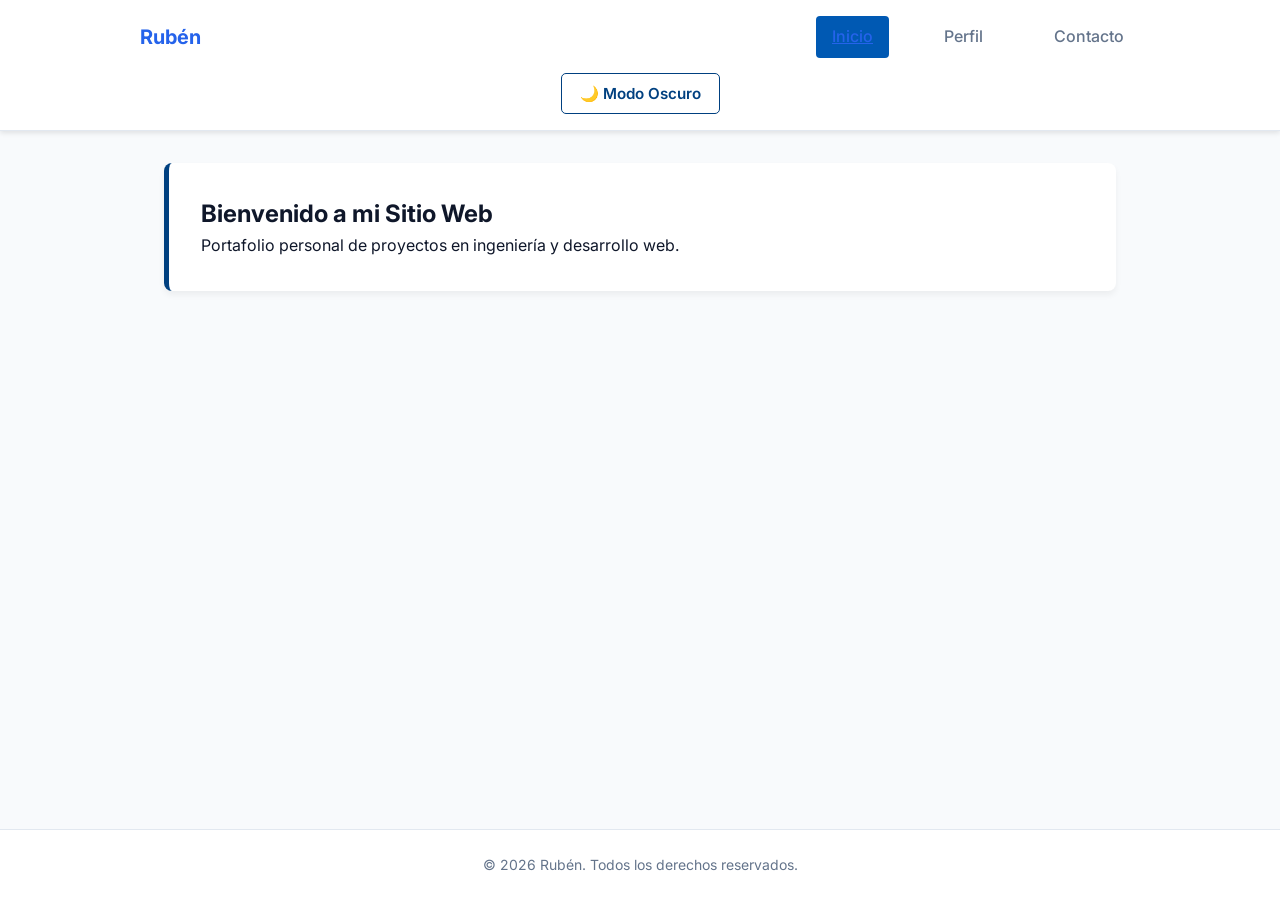
<file: index.html>
<!DOCTYPE html>
<html lang="es">

<head>
  <meta charset="UTF-8">
  <meta name="viewport" content="width=device-width, initial-scale=1.0">
  <title>Inicio - Rubén</title>
  <meta name="description" content="Página principal del sitio web personal de Rubén.">

  <!-- Hoja de estilos -->
  <link rel="stylesheet" href="css/estilos.css">
  <link rel="preconnect" href="https://fonts.googleapis.com">
  <link rel="preconnect" href="https://fonts.gstatic.com" crossorigin>
  <link href="https://fonts.googleapis.com/css2?family=Inter:wght@400;500;600;700&display=swap" rel="stylesheet">
</head>

<body>
  <header class="header">
    <div class="nav-container">
      <a href="index.html" class="logo">Rubén</a>
      <nav class="nav-links">
        <a href="index.html" class="active">Inicio</a>
        <a href="Perfil.html">Perfil</a>
        <a href="Contactos.html">Contacto</a>
      </nav>
    </div>
  </header>

  <main class="main-content">
    <section class="hero">
      <h1>Bienvenido a mi Sitio Web</h1>
      <p>Portafolio personal de proyectos en ingeniería y desarrollo web.</p>
    </section>
  </main>

  <footer class="footer">
    <p>&copy; 2026 Rubén. Todos los derechos reservados.</p>
  </footer>

  <script src="js/scripts.js"></script>
</body>

</html>
</file>
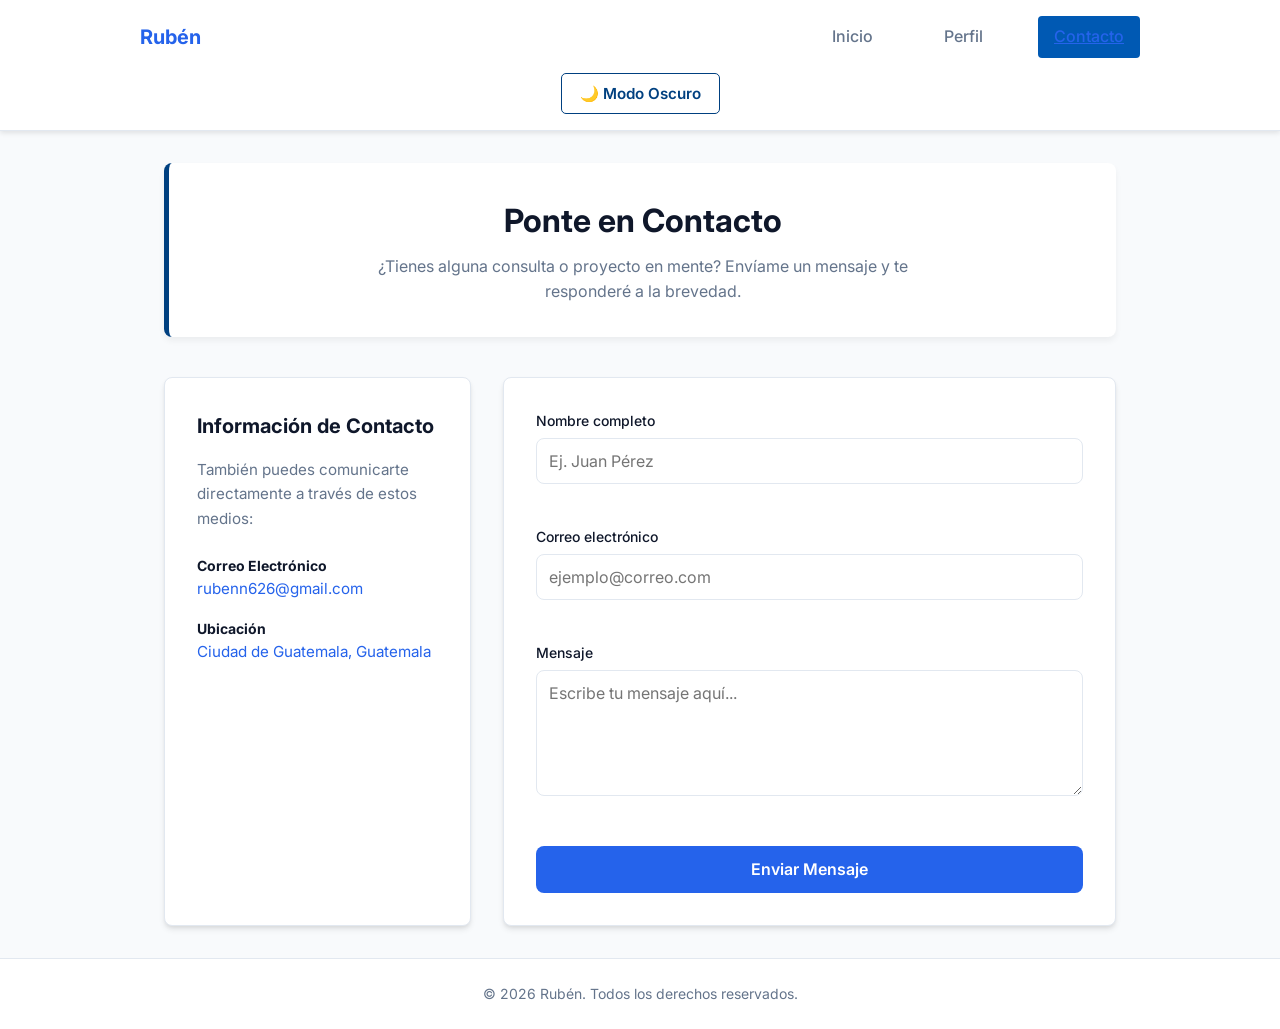
<file: Contactos.html>
<!DOCTYPE html>
<html lang="es">

<head>
  <meta charset="UTF-8">
  <meta name="viewport" content="width=device-width, initial-scale=1.0">
  <title>Contacto - Rubén</title>
  <meta name="description" content="Ponte en contacto con Rubén para consultas, proyectos o colaboraciones.">

  <!-- Hoja de estilos -->
  <link rel="stylesheet" href="css/estilos.css">
  <link rel="preconnect" href="https://fonts.googleapis.com">
  <link rel="preconnect" href="https://fonts.gstatic.com" crossorigin>
  <link href="https://fonts.googleapis.com/css2?family=Inter:wght@400;500;600;700&display=swap" rel="stylesheet">
</head>

<body>
  <header class="header">
    <div class="nav-container">
      <a href="index.html" class="logo">Rubén</a>
      <nav class="nav-links">
        <a href="index.html">Inicio</a>
        <a href="Perfil.html">Perfil</a>
        <a href="Contactos.html" class="active">Contacto</a>
      </nav>
    </div>
  </header>

  <main class="main-content">
    <section class="contact-header">
      <h1>Ponte en Contacto</h1>
      <p>¿Tienes alguna consulta o proyecto en mente? Envíame un mensaje y te responderé a la brevedad.</p>
    </section>

    <div class="contact-grid">
      <aside class="contact-info">
        <h3>Información de Contacto</h3>
        <p>También puedes comunicarte directamente a través de estos medios:</p>

        <div class="info-item">
          <strong>Correo Electrónico</strong>
          <p>rubenn626@gmail.com</p>
        </div>

        <div class="info-item">
          <strong>Ubicación</strong>
          <p>Ciudad de Guatemala, Guatemala</p>
        </div>
      </aside>

      <section class="form-card">
        <!-- FORMULARIO CON ATRIBUTOS DE ENVÍO DIRECTO POST A FORMSUBMIT -->
        <form id="contacto" action="https://formsubmit.co/rubenn626@gmail.com" method="POST" novalidate>
          <!-- Desactiva reCAPTCHA molesto de FormSubmit -->
          <input type="hidden" name="_captcha" value="false">
          <!-- Asunto del correo recibidor -->
          <input type="hidden" name="_subject" value="Nuevo mensaje desde tu sitio web">

          <div class="form-group">
            <label for="nombre">Nombre completo</label>
            <input type="text" id="nombre" name="nombre" placeholder="Ej. Juan Pérez" required autocomplete="name">
            <p class="error" id="error-nombre"></p>
          </div>

          <div class="form-group">
            <label for="correo">Correo electrónico</label>
            <input type="email" id="correo" name="email" placeholder="ejemplo@correo.com" required autocomplete="email">
            <p class="error" id="error-correo"></p>
          </div>

          <div class="form-group">
            <label for="mensaje">Mensaje</label>
            <textarea id="mensaje" name="mensaje" rows="5" placeholder="Escribe tu mensaje aquí..." required></textarea>
            <p class="error" id="error-mensaje"></p>
          </div>

          <button type="submit" id="btn-enviar">
            <span class="btn-text">Enviar Mensaje</span>
          </button>
        </form>

        <div id="mensaje-exito" class="mensaje-exito" style="display: none;"></div>
      </section>
    </div>
  </main>

  <footer class="footer">
    <p>&copy; 2026 Rubén. Todos los derechos reservados.</p>
  </footer>

  <script src="js/scripts.js"></script>
</body>

</html>
</file>
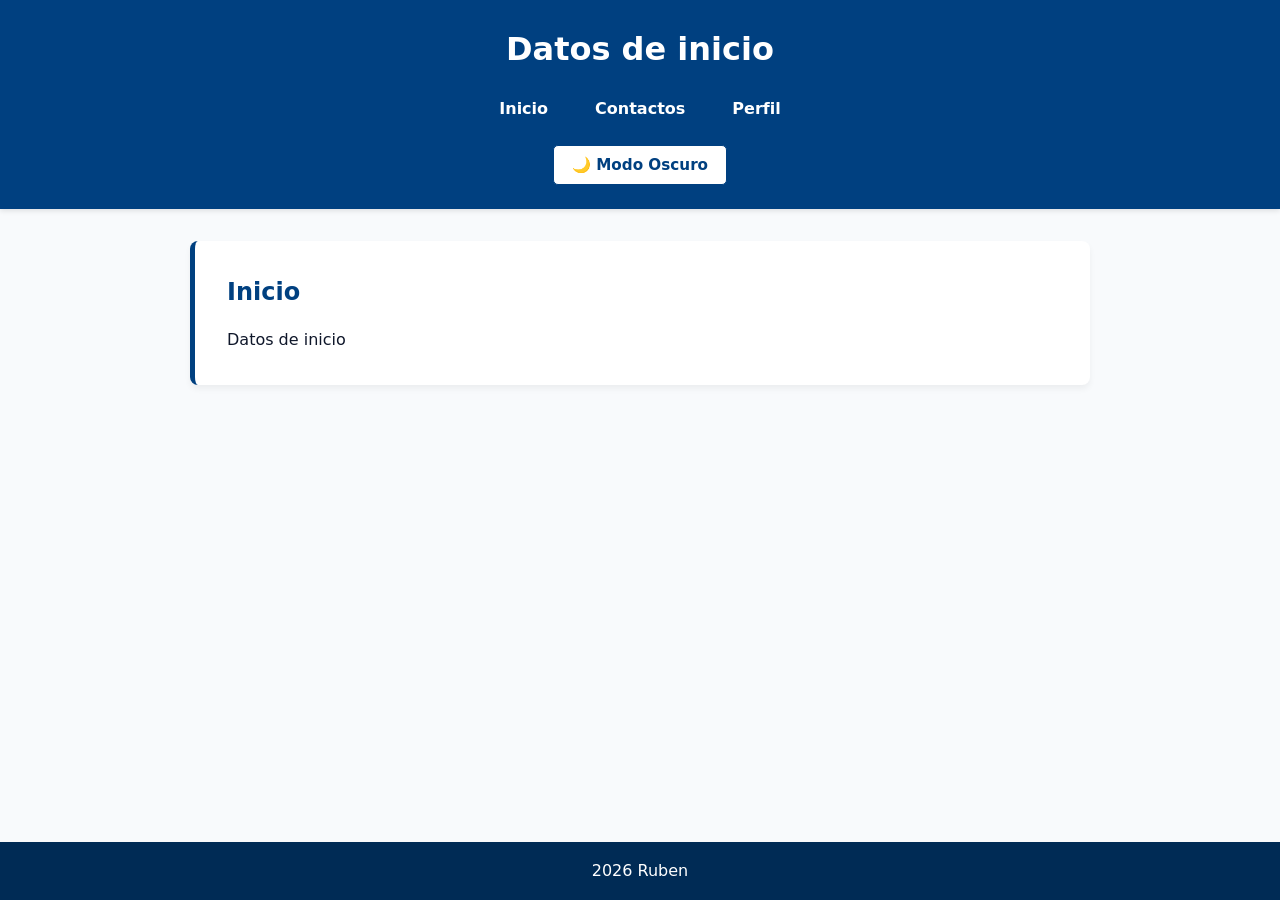
<file: Inicio.html>
<!DOCTYPE html>
<html lang="es">
<head>
  <meta charset="UTF-8">
  <meta name="viewport" content="width=device-width, initial-scale=1.0">

  <!-- Cambie el título: es el texto de la pestaña del navegador
       y el que aparece en los resultados de búsqueda. -->
  <title>Datos de inicio</title>
  <meta name="description" content="Resumen del sitio en una sola línea.">

  <!-- La hoja de estilos se trabaja a partir de la sesión 3. -->
  <link rel="stylesheet" href="css/estilos.css">
</head>
<body>
  <header>
    <h1>Datos de inicio</h1>
    <nav>
      <a href="index.html">Inicio</a>
      <a href="Contactos.html">Contactos</a>
      <a href="Perfil.html">Perfil</a>
    </nav>
  </header>

  <main>
    <section>
      <h2>Inicio</h2>
      <p>Datos de inicio</p>
    </section>
  </main>


  <footer>
    <p>2026 Ruben</p>
  </footer>

  <script src="js/scripts.js"></script>
</body>
</html>
</file>
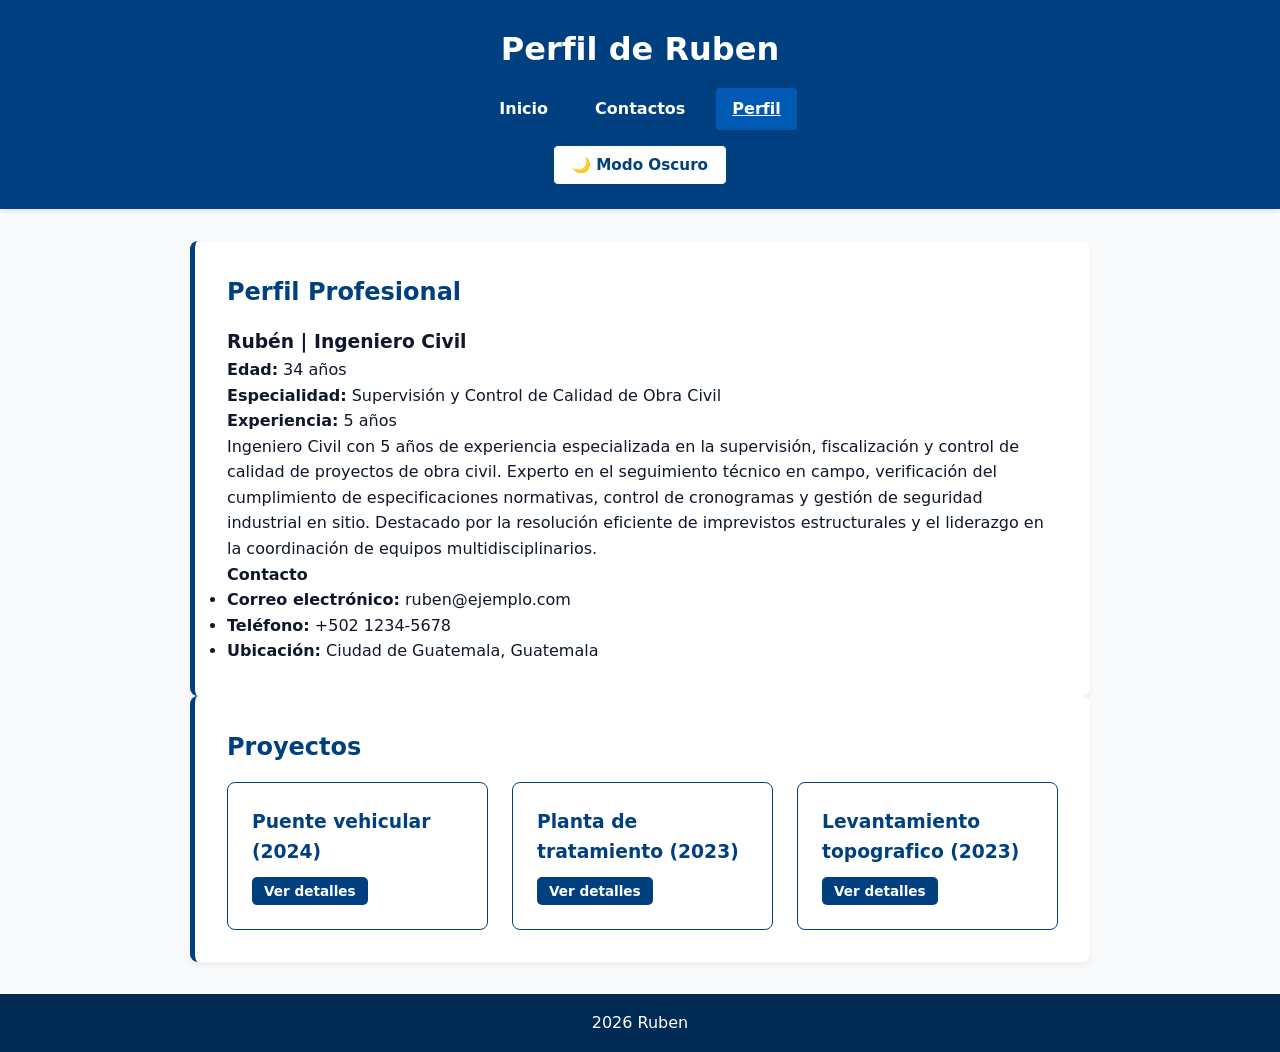
<file: Perfil.html>
<!DOCTYPE html>
<html lang="es">

<head>
  <meta charset="UTF-8">
  <meta name="viewport" content="width=device-width, initial-scale=1.0">

  <title>Perfil de Ruben</title>
  <meta name="description" content="Resumen del sitio en una sola línea.">

  <link rel="stylesheet" href="css/estilos.css">
</head>

<body>
  <header>
    <h1>Perfil de Ruben</h1>
    <nav>
      <a href="index.html">Inicio</a>
      <a href="Contactos.html">Contactos</a>
      <a href="Perfil.html">Perfil</a>
    </nav>
  </header>
  <main>
    <section>
      <h2>Perfil Profesional</h2>
      <article class="informacion-perfil">
        <h3>Rubén | Ingeniero Civil</h3>
        <p><strong>Edad:</strong> 34 años</p>
        <p><strong>Especialidad:</strong> Supervisión y Control de Calidad de Obra Civil</p>
        <p><strong>Experiencia:</strong> 5 años</p>
        
        <p>
          Ingeniero Civil con 5 años de experiencia especializada en la supervisión, fiscalización y control de calidad de proyectos de obra civil. Experto en el seguimiento técnico en campo, verificación del cumplimiento de especificaciones normativas, control de cronogramas y gestión de seguridad industrial en sitio. Destacado por la resolución eficiente de imprevistos estructurales y el liderazgo en la coordinación de equipos multidisciplinarios.
        </p>

        <h4>Contacto</h4>
        <ul>
          <li><strong>Correo electrónico:</strong> ruben@ejemplo.com</li>
          <li><strong>Teléfono:</strong> +502 1234-5678</li>
          <li><strong>Ubicación:</strong> Ciudad de Guatemala, Guatemala</li>
        </ul>
      </article>
    </section>

    <!-- Sección Proyectos cargada dinámicamente -->
    <section>
      <h2>Proyectos</h2>
      <div class="tarjetas" id="contenedor-proyectos">
        <!-- Las tarjetas se cargarán dinámicamente desde proyectos.json -->
      </div>
    </section>


  </main>

  <footer>
    <p>2026 Ruben</p>
  </footer>

  <script src="js/scripts.js"></script>
</body>

</html>
</file>
<file: css/estilos.css>
/* Reseteo básico de márgenes */
* {
  margin: 0;
  padding: 0;
  box-sizing: border-box;
}

/* Estilos generales del cuerpo de la página */
body {
  font-family: 'Segoe UI', Tahoma, Geneva, Verdana, sans-serif;
  background-color: #f4f7f9; /* Fondo gris claro suave para resaltar el blanco */
  color: #333333;
  line-height: 1.6;
  min-height: 100vh;
  display: flex;
  flex-direction: column;
}

/* Encabezado */
header {
  
  font-family: "Black Ops One", system-ui;
  font-weight: 400;
  font-style: normal;
  
  background-color: #004080; /* Azul principal */
  color: #ffffff; /* Texto blanco */
  padding: 1.5rem 2rem;
  text-align: center;
  box-shadow: 0 2px 5px rgba(0, 0, 0, 0.1)
  
}

header h1 {
  margin-bottom: 0.8rem;
  font-size: 2rem;
}

/* Navegación y menú */
nav {
  display: flex;
  justify-content: center;
  gap: 15px;
}

nav a {
  color: #ffffff; /* Texto blanco para los enlaces */
  text-decoration: none;
  font-weight: 600;
  padding: 8px 16px;
  border-radius: 4px;
  transition: background-color 0.3s ease;
}

/* Efecto al pasar el mouse por los enlaces */
nav a:hover {
  background-color: #0059b3; /* Azul ligeramente más claro */
}

/* Contenido principal */
main {
  flex: 1;
  max-width: 900px;
  width: 90%;
  margin: 2rem auto;
}

section {
  background-color: #ffffff; /* Tarjeta con fondo blanco */
  padding: 2rem;
  border-radius: 8px;
  box-shadow: 0 4px 6px rgba(0, 0, 0, 0.05);
  border-left: 5px solid #004080; /* Detalle azul en el borde */
}

section h2 {
  color: #004080;
  margin-bottom: 1rem;
}

/* Pie de página */
footer {
  background-color: #002b55; /* Azul oscuro */
  color: #ffffff;
  text-align: center;
  padding: 1rem;
  margin-top: auto;
}

.black-ops-one-regular {
  font-family: "Black Ops One", system-ui;
  font-weight: 400;
  font-style: normal;
}

/* CSS a agregar al final de css/estilos.css */
.tarjetas {
  display: grid;
  grid-template-columns: repeat(auto-fit, minmax(240px, 1fr));
  gap: 1.5rem;
}

.tarjetas article {
  background-color: var(--color-blanco);
  color: var(--color-texto);
  border: 1px solid var(--color-principal);
  border-radius: 8px;
  padding: 1.5rem;
}

.tarjetas h3 {
  color: var(--color-principal);
  margin-top: 0;
}

.tarjetas p {
  color: var(--color-texto);
  margin-bottom: 0;
}

/* --- Variables y Estilos Modo Oscuro --- */
:root {
  --color-principal: #004080;
  --color-secundario: #0059b3;
  --color-fondo: #f4f7f9;
  --color-tarjeta: #ffffff;
  --color-texto: #333333;
}

body.dark-mode {
  --color-fondo: #121212;
  --color-tarjeta: #1e1e1e;
  --color-texto: #e0e0e0;
  background-color: var(--color-fondo);
  color: var(--color-texto);
}

body.dark-mode section {
  background-color: var(--color-tarjeta);
  color: var(--color-texto);
}

/* --- Botones --- */
button, input[type="submit"] {
  background-color: var(--color-principal);
  color: #ffffff;
  border: none;
  padding: 10px 18px;
  border-radius: 5px;
  font-size: 0.95rem;
  font-weight: 600;
  cursor: pointer;
  transition: background-color 0.3s ease, transform 0.1s ease;
}

button:hover, input[type="submit"]:hover {
  background-color: var(--color-secundario);
  transform: translateY(-2px);
}

#theme-toggle {
  margin-top: 15px;
  background-color: #ffffff;
  color: #004080;
  border: 1px solid #004080;
}

body.dark-mode #theme-toggle {
  background-color: #333333;
  color: #ffffff;
  border-color: #555555;
}

.btn-card {
  margin-top: 10px;
  font-size: 0.85rem;
  padding: 6px 12px;
}

/* --- Marcado de enlace activo --- */
nav a.active {
  background-color: #0059b3;
  text-decoration: underline;
}

/* --- Mensajes de feedback --- */
.alerta-exito {
  background-color: #d4edda;
  color: #155724;
  padding: 1.2rem;
  border: 1px solid #c3e6cb;
  border-radius: 6px;
  text-align: center;
  font-weight: 600;
}

/* Reset y Variables */
:root {
  --primary: #2563eb;
  --primary-hover: #1d4ed8;
  --background: #f8fafc;
  --surface: #ffffff;
  --text-main: #0f172a;
  --text-muted: #64748b;
  --border: #e2e8f0;
  --error: #ef4444;
  --success: #10b981;
  --radius: 8px;
  --shadow: 0 4px 6px -1px rgba(0, 0, 0, 0.1), 0 2px 4px -1px rgba(0, 0, 0, 0.06);
}

* {
  box-sizing: border-box;
  margin: 0;
  padding: 0;
  font-family: 'Inter', system-ui, -apple-system, sans-serif;
}

body {
  background-color: var(--background);
  color: var(--text-main);
  line-height: 1.6;
  display: flex;
  flex-direction: column;
  min-height: 100vh;
}

/* Header y Navegación */
.header {
  background: var(--surface);
  border-bottom: 1px solid var(--border);
  padding: 1rem 2rem;
}

.nav-container {
  max-width: 1000px;
  margin: 0 auto;
  display: flex;
  justify-content: space-between;
  align-items: center;
}

.logo {
  font-size: 1.25rem;
  font-weight: 700;
  color: var(--primary);
  text-decoration: none;
}

.nav-links a {
  margin-left: 1.5rem;
  text-decoration: none;
  color: var(--text-muted);
  font-weight: 500;
  transition: color 0.2s;
}

.nav-links a:hover,
.nav-links a.active {
  color: var(--primary);
}

/* Contenido Principal */
.main-content {
  max-width: 1000px;
  width: 100%;
  margin: 2rem auto;
  padding: 0 1.5rem;
  flex: 1;
}

.contact-header {
  text-align: center;
  margin-bottom: 2.5rem;
}

.contact-header h1 {
  font-size: 2rem;
  color: var(--text-main);
  margin-bottom: 0.5rem;
}

.contact-header p {
  color: var(--text-muted);
  max-width: 600px;
  margin: 0 auto;
}

/* Layout en cuadrícula */
.contact-grid {
  display: grid;
  grid-template-columns: 1fr 2fr;
  gap: 2rem;
}

@media (max-width: 768px) {
  .contact-grid {
    grid-template-columns: 1fr;
  }
}

/* Tarjetas */
.contact-info,
.form-card {
  background: var(--surface);
  padding: 2rem;
  border-radius: var(--radius);
  box-shadow: var(--shadow);
  border: 1px solid var(--border);
}

.contact-info h3 {
  margin-bottom: 1rem;
  font-size: 1.25rem;
}

.contact-info p {
  color: var(--text-muted);
  font-size: 0.95rem;
  margin-bottom: 1.5rem;
}

.info-item {
  margin-bottom: 1rem;
}

.info-item strong {
  display: block;
  font-size: 0.875rem;
  color: var(--text-main);
}

.info-item p {
  margin-bottom: 0;
  color: var(--primary);
}

/* Formularios */
.form-group {
  margin-bottom: 1.25rem;
}

label {
  display: block;
  font-weight: 500;
  font-size: 0.875rem;
  margin-bottom: 0.375rem;
  color: var(--text-main);
}

input,
textarea {
  width: 100%;
  padding: 0.75rem;
  border: 1px solid var(--border);
  border-radius: var(--radius);
  font-size: 1rem;
  outline: none;
  transition: border-color 0.2s, box-shadow 0.2s;
}

input:focus,
textarea:focus {
  border-color: var(--primary);
  box-shadow: 0 0 0 3px rgba(37, 99, 235, 0.15);
}

input.input-error,
textarea.input-error {
  border-color: var(--error);
}

.error {
  color: var(--error);
  font-size: 0.8rem;
  margin-top: 0.375rem;
  min-height: 1.2rem;
}

/* Botón */
button[type="submit"] {
  width: 100%;
  background-color: var(--primary);
  color: white;
  border: none;
  padding: 0.85rem;
  font-size: 1rem;
  font-weight: 600;
  border-radius: var(--radius);
  cursor: pointer;
  transition: background-color 0.2s;
}

button[type="submit"]:hover {
  background-color: var(--primary-hover);
}

button[type="submit"]:disabled {
  background-color: var(--text-muted);
  cursor: not-allowed;
}

/* Mensaje de éxito */
.mensaje-exito {
  margin-top: 1rem;
  padding: 1rem;
  background-color: #ecfdf5;
  border: 1px solid var(--success);
  color: var(--success);
  border-radius: var(--radius);
  font-weight: 500;
  text-align: center;
}

/* Footer */
.footer {
  text-align: center;
  padding: 1.5rem;
  background: var(--surface);
  border-top: 1px solid var(--border);
  color: var(--text-muted);
  font-size: 0.875rem;
}

.error {
   color: var(--color-error);
   font-size: 0.9rem;
   margin: 0.25rem 0 0;
   min-height: 1.1rem;
}

.campo-invalido {
   border: 2px solid var(--color-error);
}

.campo-invalido:focus {
   outline: 2px solid var(--color-error);
   outline-offset: 2px;
}

.exito {
   color: var(--color-exito);
   font-weight: 600;
   margin-top: 1rem;
}
</file>
